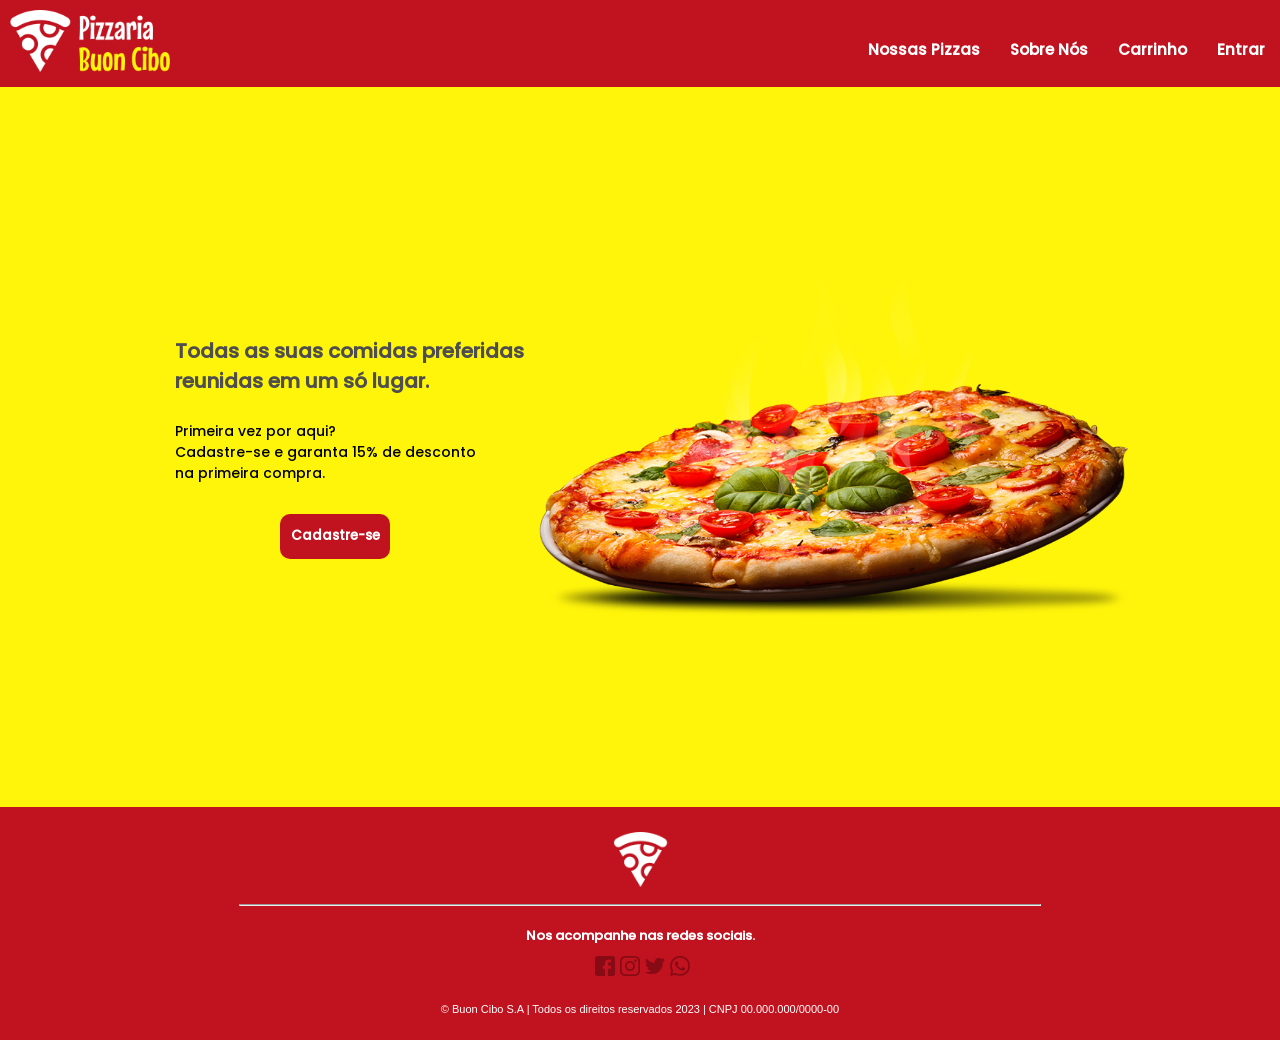
<file: index.html>
<!DOCTYPE html>
<html lang="pt-br">
  <head>
    <meta charset="UTF-8" />
    <meta name="viewport" content="width=device-width, initial-scale=1.0" />
    <title>Buon Cibo</title>
    <link rel="stylesheet" href="style.css" />
    <link rel="shortcut icon" href="./elementos/pizza (7).png" type="image/x-icon">
    <link rel="manifest" href="./manifest.json">
    <script>

if ('serviceWorker' in navigator) {
    window.addEventListener('load', () => {
      navigator.serviceWorker.register('/service-worker.js')
        .then((registration) => {
          console.log('Service Worker registrado com sucesso:', registration);
        })
        .catch((error) => {
          console.error('Falha ao registrar o Service Worker:', error);
        });
    });
  }
    </script>
  </head>
  <body>
    <header id="menu">
      <section id="sectionheader">
        <div id="homeHeader">
          <a href="index.html"> <img src="./elementos/logo.png" alt="Home" id="home" /></a>
        </div>
        <div id="headerEnd">
          <a  href="cardapio.html" class="textdecoration">
            <h2>Nossas Pizzas</h2>
          </a>
          <a href="sobre.html" class="textdecoration">
            <h2>Sobre Nós</h2>
          </a>
          <a href="carrinho.html" class="textdecoration">
            <h2>Carrinho</h2>
          </a>
          <a href="login.html" class="textdecoration" >
            <h2>Entrar</h2>
          </a>
        </div>
      </section>
    </header>
    <section class="info-header">
      <div class="container">
        <div class="text-description-main">
          <h3>Todas as suas comidas preferidas reunidas em um só lugar.</h3>
          <p>
            Primeira vez por aqui? <br />
            Cadastre-se e garanta 15% de desconto na primeira compra.
          </p>
         <a href="cadastro.html"><button class="buttonCadastro">Cadastre-se</button></a>
        </div>
        <div>
          <img src="./elementos/pizzahome.png" alt="" class="imghome" />
        </div>
      </div>
    </section>
    <footer class="footer-father">
      <div class="footer-div">
        <img src="./elementos/pizza (7).png" alt="Buon Cibo" class="img-footer" />
        <hr width="800px" />
        <p class="pfooter">Nos acompanhe nas redes sociais.</p>
        <div class="container-footer">
          <a href=""
            ><img src="./elementos/facebook (4).png" alt="Facebook" class="icon-footer"
          /></a>
          <a href=""
            ><img src="./elementos/instagram (2).png" alt="Instagram" class="icon-footer"
          /></a>
          <a href=""
            ><img src="./elementos/twitter (4).png" alt="Twitter" class="icon-footer"
          /></a>
          <a href=""
            ><img src="./elementos/whatsapp.png" alt="WhatsApp" class="icon-footer"
          /></a>
        </div>
        <p id="paragrafo-footer">
          © Buon Cibo S.A | Todos os direitos reservados 2023 | CNPJ
          00.000.000/0000-00
        </p>
      </div>
    </footer>
  </body>
</html>
</file>
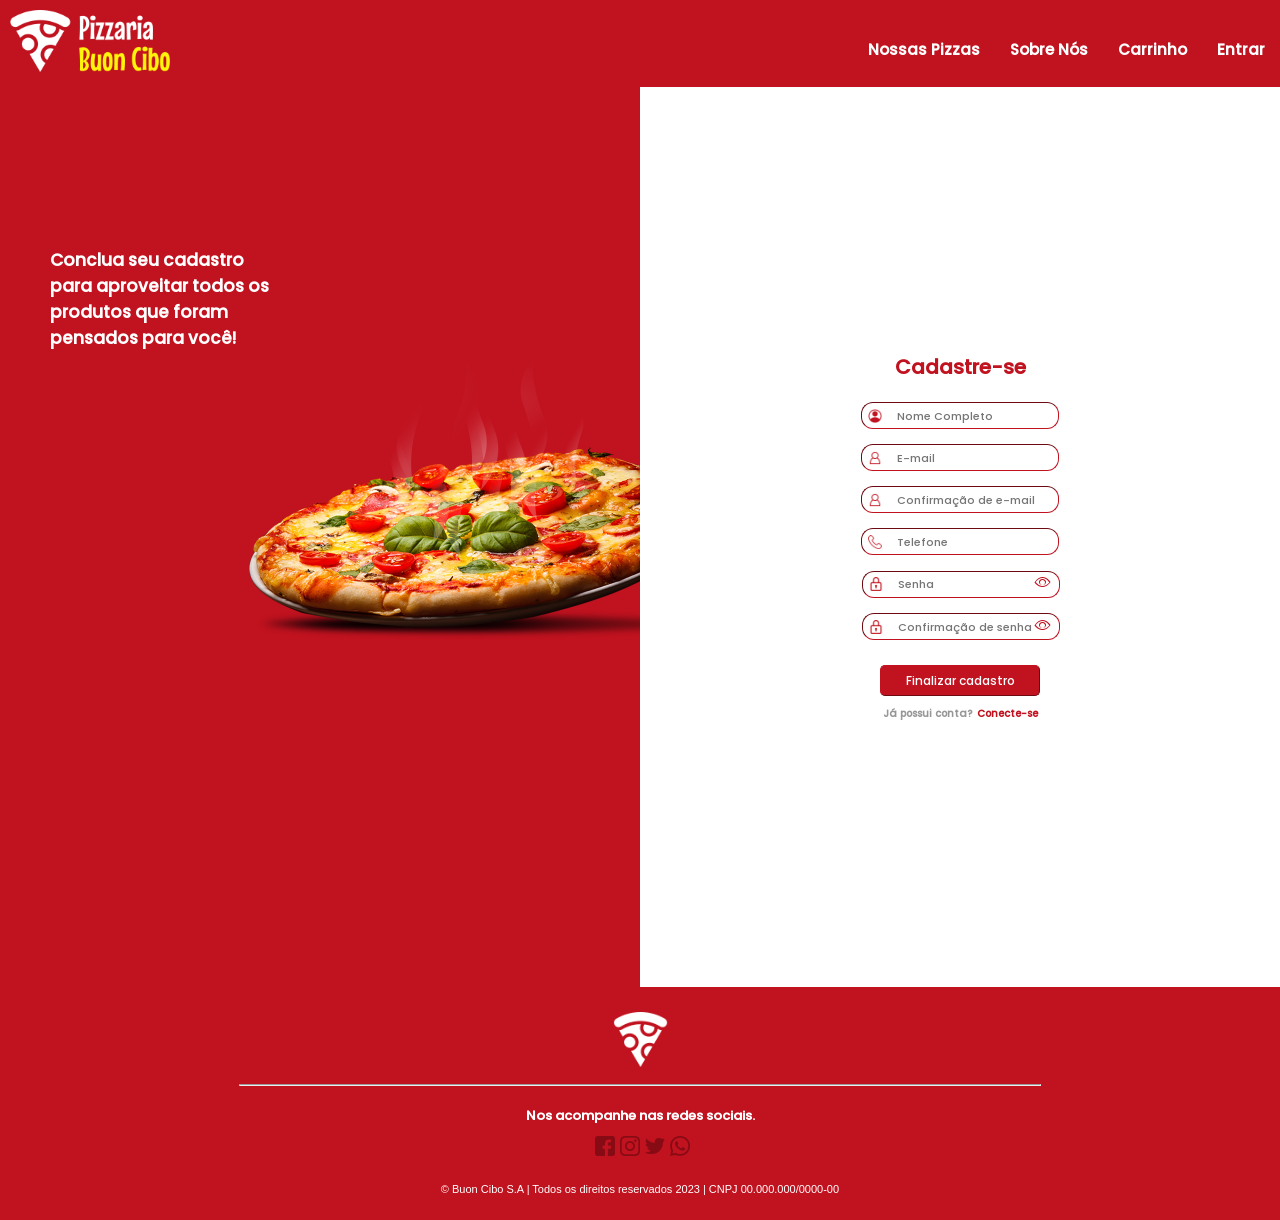
<file: cadastro.html>
<!DOCTYPE html>
<html lang="pt-br">

<head>
  <meta charset="UTF-8" />
  <meta name="viewport" content="width=device-width, initial-scale=1.0" />
  <title>Cadastro</title>
  <link rel="stylesheet" href="style.css" />
  <link rel="shortcut icon" href="./elementos/pizza (7).png" type="image/x-icon" />
  <link rel="stylesheet" href="https://cdnjs.cloudflare.com/ajax/libs/font-awesome/6.0.0-beta3/css/all.min.css" />
  <link rel="stylesheet" href="https://cdn.jsdelivr.net/npm/bootstrap-icons@1.10.5/font/bootstrap-icons.css" />
  <script type="text/javascript" src="script.js"></script>
</head>

<body>
  <header id="menu">
    <section id="sectionheader">
      <div id="homeHeader">
        <a href="index.html"> <img src="elementos/logo.png" alt="Home" id="home" /></a>
      </div>
      <div id="headerEnd">
        <a class="textdecoration" href="cardapio.html">
          <h2>Nossas Pizzas</h2>
        </a>
        <a class="textdecoration" href="sobre.html">
          <h2>Sobre Nós</h2>
        </a>
        <a href="carrinho.html" class="textdecoration">
          <h2>Carrinho</h2>
        </a>
        <a class="textdecoration" href="login.html">
          <h2>Entrar</h2>
        </a>
      </div>
    </section>
  </header>
  <section class="info-cadastro">
    <div class="container-cadastro">
      <div class="text-description-c">
        <h3>Conclua seu cadastro <br> para aproveitar todos os <br> produtos que foram <br> pensados para você!
        </h3>
      </div>
      <div>
        <img src="elementos/pizzahome.png" alt="Pizza" class="pizza-cadastro">
      </div>
    </div>
    <div class="campo">
      <div class="form-cadastro">
        <h3>Cadastre-se</h3>
        <input class="name" type="text" maxlength="30" placeholder="Nome Completo" size="20" />
        <input class="user-cad" type="email" maxlength="30" placeholder="E-mail" size="20" />
        <input class="user-cad" type="email" maxlength="30" placeholder="Confirmação de e-mail" size="20" />
        <input class="phone" type="text" maxlength="11" placeholder="Telefone" size="20" />
        <label for="password-cad" class="label-show-password">
          <input class="password-cad" id="password" type="password" maxlength="30" placeholder="Senha" size="20" />
          <i class="bi bi-eye icon show-password" id="btn-senha" onclick="mostrarsenha()"></i>
        </label>
        <label for="Password" class="label-show-password">
          <input class="password-cad" id="password2" type="password" maxlength="30" placeholder="Confirmação de senha"
            size="20" />
        <i class="bi bi-eye icon show-password" id="btn-senha2" onclick="mostrarSenha()"></i>
        </label>
        <button class="button-cad">Finalizar cadastro</button>
        <div class="conectar">
          <p class="conta">Já possui conta?</p>
          <a href="login.html">
            <p class="p-conectar">Conecte-se</p>
          </a>
        </div>
      </div>
    </div>
  </section>

  <footer class="footer-father">
    <div class="footer-div">
      <img src="elementos/pizza (7).png" alt="Buon Cibo" class="img-footer" />
      <hr width="800px" />
      <p class="pfooter">Nos acompanhe nas redes sociais.</p>
      <div class="container-footer">
        <a href=""><img src="elementos/facebook (4).png" alt="Facebook" class="icon-footer" /></a>
        <a href=""><img src="elementos/instagram (2).png" alt="Instagram" class="icon-footer" /></a>
        <a href=""><img src="elementos/twitter (4).png" alt="Twitter" class="icon-footer" /></a>
        <a href=""><img src="elementos/whatsapp.png" alt="WhatsApp" class="icon-footer" /></a>
      </div>
      <p id="paragrafo-footer">
        © Buon Cibo S.A | Todos os direitos reservados 2023 | CNPJ
        00.000.000/0000-00
      </p>
    </div>
  </footer>
</body>
</file>
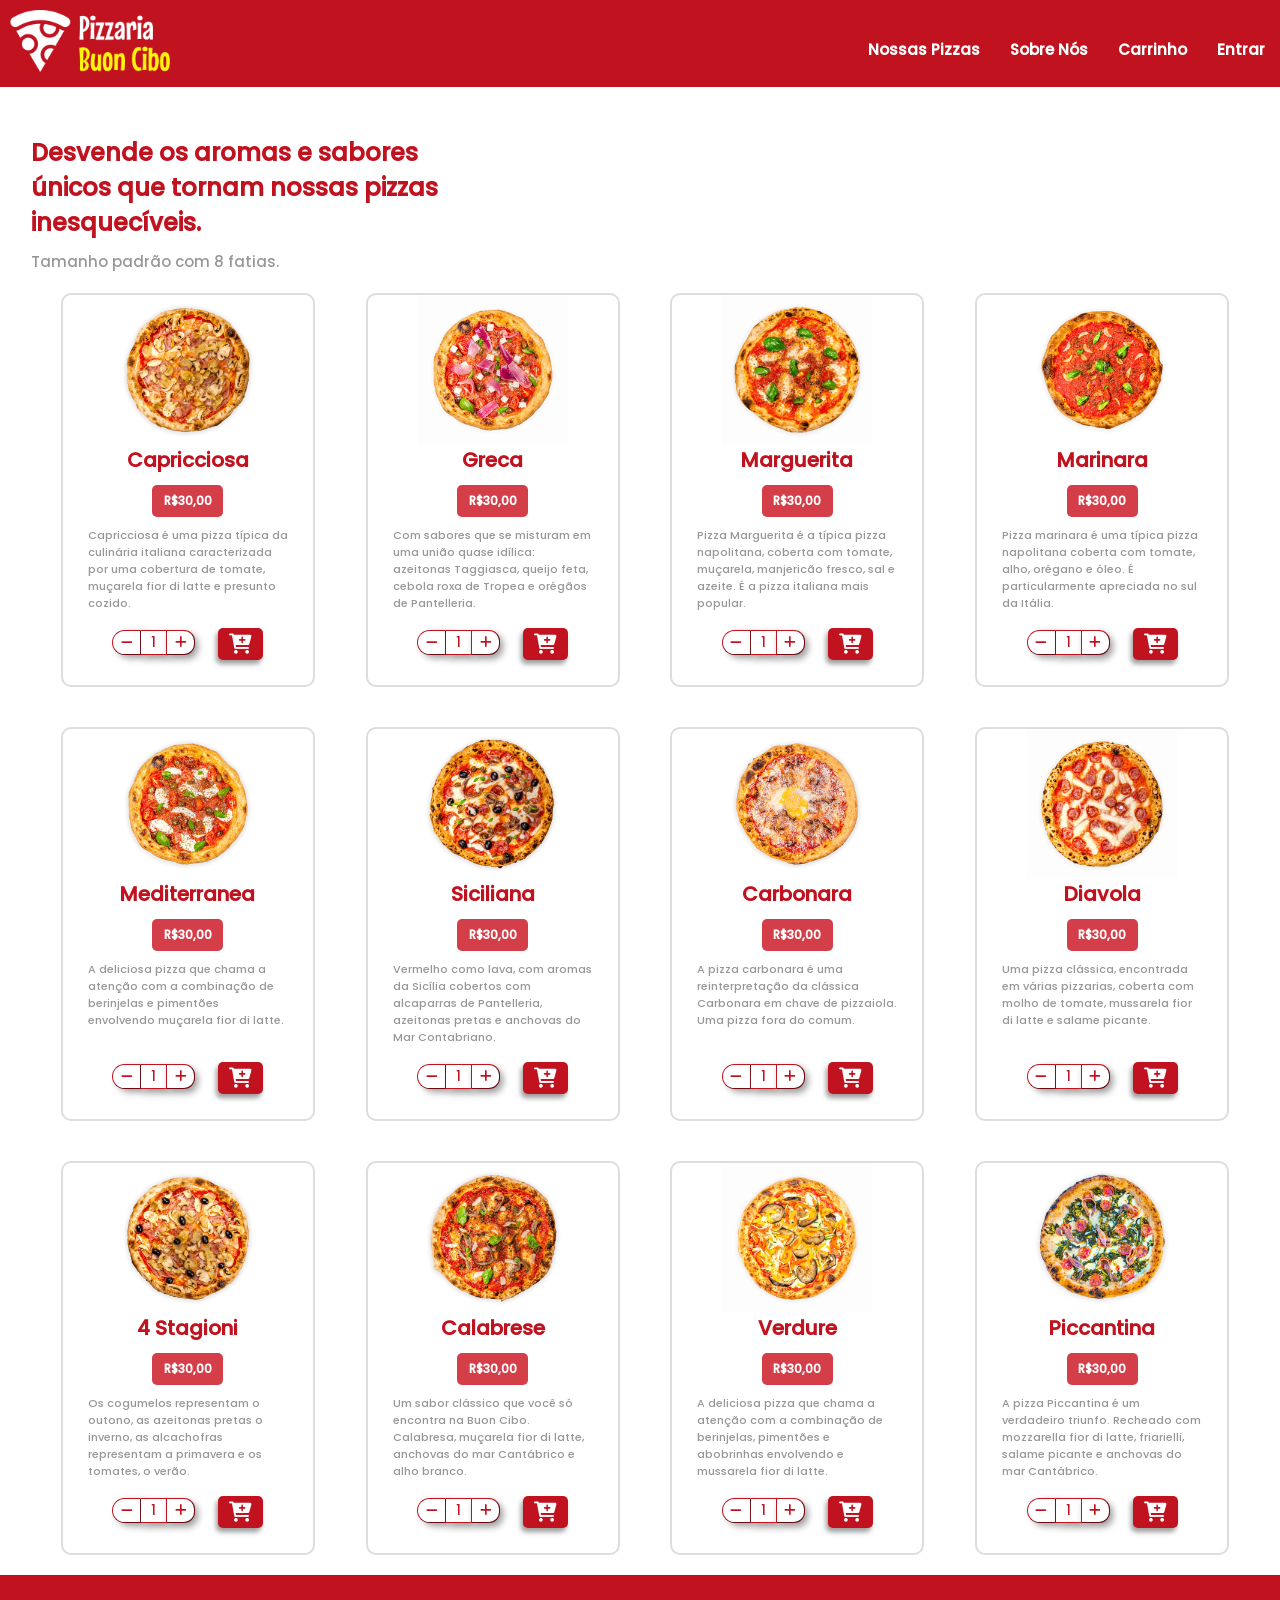
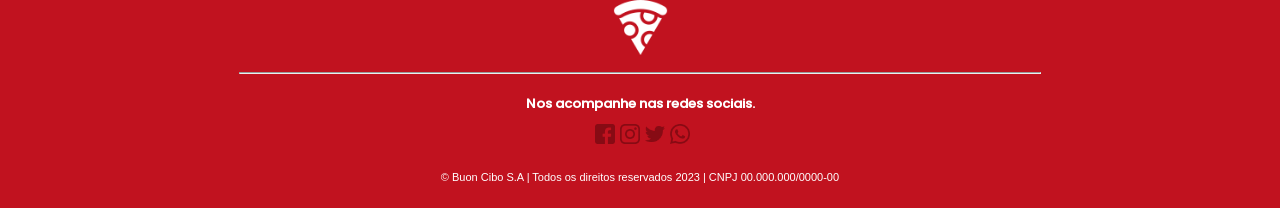
<file: cardapio.html>
<!DOCTYPE html>
<html lang="pt-br">

<head>
  <meta charset="UTF-8" />
  <meta name="viewport" content="width=device-width, initial-scale=1.0" />
  <title>Nossas pizzas</title>
  <link rel="stylesheet" href="style.css" />
  <link rel="shortcut icon" href="./elementos/pizza (7).png" type="image/x-icon" />
  <link rel="stylesheet" href="https://cdnjs.cloudflare.com/ajax/libs/font-awesome/6.0.0-beta3/css/all.min.css" />
  <link rel="stylesheet" href="https://cdn.jsdelivr.net/npm/bootstrap-icons@1.10.5/font/bootstrap-icons.css" />
</head>

<body>
  <header id="menu">
    <section id="sectionheader">
      <div id="homeHeader">
        <a href="index.html"> <img src="elementos/logo.png" alt="Home" id="home" /></a>
      </div>
      <div id="headerEnd">
        <a class="textdecoration" href="cardapio.html">
          <h2>Nossas Pizzas</h2>
        </a>
        <a class="textdecoration" href="sobre.html">
          <h2>Sobre Nós</h2>
        </a>
        <a href="carrinho.html" class="textdecoration">
          <h2>Carrinho</h2>
        </a>
        <a class="textdecoration" href="login.html">
          <h2>Entrar</h2>
        </a>
      </div>
    </section>
  </header>
  <section>
    <div class="cardapio-title">
      <h1 class="h1-cardapio">
        Desvende os aromas e sabores <br />
        únicos que tornam nossas pizzas <br />
        inesquecíveis.
      </h1>
      <h5 class="h5-cardapio">Tamanho padrão com 8 fatias.</h5>
    </div>
  </section>



  <div class="container-cardapio">
    <div class="pizza-cardapio">
      <div class="pizza-content-infos">
        <img class="container-cardapio-pizza" src="./elementos/capricciosa.webp" alt="" />
        <h3 class="title-cardapio">Capricciosa</h3>
        <div class="value">
          <p>R$30,00</p>
        </div>
        <p class="description-cardapio">
          Capricciosa é uma pizza típica da culinária italiana caracterizada
          por uma cobertura de tomate, muçarela fior di latte e presunto
          cozido.
        </p>
      </div>
      <div class="cardapio-button produto" data-id="1" data-nome="Pizza Capricciosa" data-preco="30.50" data-img="./elementos/capricciosa.webp">
        <form class="quantidade">
          <button class="sub subItem" data-id="1">
            <i class="fa-solid fa-minus"></i>
          </button>
          <input class="selector-amount" type="number" value="1" data-id="1">
          <button class="sub2 addItem" data-id="1">
            <i class="fa-solid fa-plus"></i>
          </button>
        </form>
        <button class="carrinho item">
          <i class="fa-solid fa-cart-plus"></i>
        </button>
      </div>
    </div>
    <div class="pizza-cardapio">
      <div class="pizza-content-infos">
        <img class="container-cardapio-pizza" src="elementos/pizza-greca.webp" alt="" />
        <h3 class="title-cardapio">Greca</h3>
        <div class="value">
          <p>R$30,00</p>
        </div>
        <p class="description-cardapio">
          Com sabores que se misturam em uma união quase idílica: azeitonas
          Taggiasca, queijo feta, cebola roxa de Tropea e orégãos de
          Pantelleria.
        </p>
      </div>
      <div class="cardapio-button produto" data-id="2" data-nome="Pizza Greca" data-preco="30.00" data-img="./elementos/pizza-greca.webp">
        <form class="quantidade">
          <button class="sub  subItem" data-id="2">
            <i class="fa-solid fa-minus"></i>
          </button>
          <input class="selector-amount" type="number" value="1" data-id="2">
          <button class="sub2 addItem" data-id="2">
            <i class="fa-solid fa-plus"></i></i>
          </button>
        </form>
        <button class="carrinho item">
          <i class="fa-solid fa-cart-plus"></i>
        </button>
      </div>
    </div>
    <div class="pizza-cardapio">
      <div class="pizza-content-infos">
        <img class="container-cardapio-pizza" src="elementos/pizza-margherita.webp" alt="" />
        <h3 class="title-cardapio">Marguerita</h3>
        <div class="value">
          <p>R$30,00</p>
        </div>
        <p class="description-cardapio">
          Pizza Marguerita é a típica pizza napolitana, coberta com tomate,
          muçarela, manjericão fresco, sal e azeite. É a pizza italiana
          mais popular.
        </p>
      </div>
      <div class="cardapio-button produto" data-id="3" data-nome="Pizza Marguerita" data-preco="30.00" data-img="./elementos/pizza-margherita.webp">
        <form class="quantidade">
          <button class="sub subItem" data-id="3">
            <i class="fa-solid fa-minus"></i>
          </button>
          <input class="selector-amount" type="number" value="1" data-id="3">
          <button class="sub2 addItem" data-id="3">
            <i class="fa-solid fa-plus"></i></i>
          </button>
        </form>
        <button class="carrinho item">
          <i class="fa-solid fa-cart-plus"></i>
        </button>
      </div>
    </div>
    <div class="pizza-cardapio">
      <div class="pizza-content-infos">
        <img class="container-cardapio-pizza" src="elementos/marinara.webp" alt="" />
        <h3 class="title-cardapio">Marinara</h3>
        <div class="value">
          <p>R$30,00</p>
        </div>
        <p class="description-cardapio">
          Pizza marinara é uma típica pizza napolitana coberta com tomate,
          alho, orégano e óleo. É particularmente apreciada no sul da
          Itália.
        </p>
      </div>
      <div class="cardapio-button produto" data-id="4" data-nome="Pizza Marinara" data-preco="30.00" data-img="./elementos/marinara.webp">
        <form class="quantidade">
          <button class="sub subItem" data-id="4">
            <i class="fa-solid fa-minus"></i>
          </button>
          <input class="selector-amount" type="number" value="1" data-id="4">
          <button class="sub2 addItem" data-id="4">
            <i class="fa-solid fa-plus"></i></i>
          </button>
        </form>
        <button class="carrinho item">
          <i class="fa-solid fa-cart-plus"></i>
        </button>
      </div>
    </div>
  </div>

  <div class="container-cardapio">
    <div class="pizza-cardapio">
      <div class="pizza-content-infos">
        <img class="container-cardapio-pizza" src="elementos/pizza-mediterranea.webp" alt="" />
        <h3 class="title-cardapio">Mediterranea</h3>
        <div class="value">
          <p>R$30,00</p>
        </div>
        <p class="description-cardapio">
          A deliciosa pizza que chama a atenção com a
          combinação de berinjelas e pimentões envolvendo
          muçarela fior di latte.
        </p>
      </div>
      <div class="cardapio-button produto" data-id="5" data-nome="Pizza Miditerranea" data-preco="30.00" data-img="./elementos/pizza-mediterranea.webp">
        <form class="quantidade">
          <button class="sub subItem" data-id="5">
            <i class="fa-solid fa-minus"></i>
          </button>
          <input class="selector-amount" type="number" value="1" data-id="5">
          <button class="sub2 addItem" data-id="5">
            <i class="fa-solid fa-plus"></i></i>
          </button>
        </form>
        <button class="carrinho item">
          <i class="fa-solid fa-cart-plus"></i>
        </button>
      </div>
    </div>
    <div class="pizza-cardapio">
      <div class="pizza-content-infos">
        <img class="container-cardapio-pizza" src="elementos/pizza-siciliana.webp" alt="" />
        <h3 class="title-cardapio">Siciliana</h3>
        <div class="value">
          <p>R$30,00</p>
        </div>
        <p class="description-cardapio">
          Vermelho como lava, com aromas da Sicília cobertos
          com alcaparras de Pantelleria, azeitonas pretas e
          anchovas do Mar Contabriano.
        </p>
      </div>
      <div class="cardapio-button produto" data-id="6" data-nome="Pizza Siciliana" data-preco="30.00" data-img="./elementos/pizza-siciliana.webp">
        <form class="quantidade">
          <button class="sub subItem" data-id="6">
            <i class="fa-solid fa-minus"></i>
          </button>
          <input class="selector-amount" type="number" value="1" data-id="6">
          <button class="sub2 addItem" data-id="6">
            <i class="fa-solid fa-plus"></i></i>
          </button>
        </form>
        <button class="carrinho item">
          <i class="fa-solid fa-cart-plus"></i>
        </button>
      </div>
    </div>
    <div class="pizza-cardapio">
      <div class="pizza-content-infos">
        <img class="container-cardapio-pizza" src="elementos/pizza-carbonara.webp" alt="" />
        <h3 class="title-cardapio">Carbonara</h3>
        <div class="value">
          <p>R$30,00</p>
        </div>
        <p class="description-cardapio">
          A pizza carbonara é uma reinterpretação da clássica
          Carbonara em chave de pizzaiola.
          Uma pizza fora do comum.
        </p>
      </div>
      <div class="cardapio-button produto" data-id="7" data-nome="Pizza Carbonara" data-preco="30.00" data-img="./elementos/pizza-carbonara.webp">
        <form class="quantidade">
          <button class="sub subItem" data-id="7">
            <i class="fa-solid fa-minus"></i>
          </button>
          <input class="selector-amount" type="number" value="1" data-id="7">
          <button class="sub2 addItem" data-id="7">
            <i class="fa-solid fa-plus"></i></i>
          </button>
        </form>
        <button class="carrinho item">
          <i class="fa-solid fa-cart-plus"></i>
        </button>
      </div>
    </div>
    <div class="pizza-cardapio">
      <div class="pizza-content-infos">
        <img class="container-cardapio-pizza" src="elementos/pizza-diavola.webp" alt="" />
        <h3 class="title-cardapio">Diavola</h3>
        <div class="value">
          <p>R$30,00</p>
        </div>
        <p class="description-cardapio">
          Uma pizza clássica, encontrada em várias
          pizzarias, coberta com molho de tomate,
          mussarela fior di latte e salame picante.
        </p>
      </div>
      <div class="cardapio-button produto" data-id="8" data-nome="Pizza Diavola" data-preco="30.00" data-img="./elementos/pizza-diavola.webp">
        <form class="quantidade">
          <button class="sub subItem" data-id="8">
            <i class="fa-solid fa-minus"></i>
          </button>
          <input class="selector-amount" type="number" value="1" data-id="8">
          <button class="sub2 addItem" data-id="8">
            <i class="fa-solid fa-plus"></i></i>
          </button>
        </form>
        <button class="carrinho item">
          <i class="fa-solid fa-cart-plus"></i>
        </button>
      </div>
    </div>
  </div>

  <div class="container-cardapio">
    <div class="pizza-cardapio">
      <div class="pizza-content-infos">
        <img class="container-cardapio-pizza" src="elementos/pizza-quattro_stagioni.webp" alt="" />
        <h3 class="title-cardapio">4 Stagioni</h3>
        <div class="value">
          <p>R$30,00</p>
        </div>
        <p class="description-cardapio">
          Os cogumelos representam o outono, as azeitonas
          pretas o inverno, as alcachofras representam
          a primavera e os tomates, o verão.
        </p>
      </div>
      <div class="cardapio-button  produto" data-id="9" data-nome="Pizza 4 Stagioni" data-preco="30.00" data-img="./elementos/pizza-quattro_stagioni.webp">
        <form class="quantidade">
          <button class="sub subItem" data-id="9">
            <i class="fa-solid fa-minus"></i>
          </button>
          <input class="selector-amount" type="number" value="1" data-id="9"> 
          <button class="sub2 addItem" data-id="9">
            <i class="fa-solid fa-plus"></i></i>
          </button>
        </form>
        <button class="carrinho item">
          <i class="fa-solid fa-cart-plus"></i>
        </button>
      </div>
    </div>
    <div class="pizza-cardapio">
      <div class="pizza-content-infos">
        <img class="container-cardapio-pizza" src="elementos/pizza-calabrese.webp" alt="" />
        <h3 class="title-cardapio">Calabrese</h3>
        <div class="value">
          <p>R$30,00</p>
        </div>
        <p class="description-cardapio">
          Um sabor clássico que você só encontra na Buon Cibo.
          Calabresa, muçarela fior di latte, anchovas do mar Cantábrico e
          alho branco.
        </p>
      </div>
      <div class="cardapio-button produto" data-id="10" data-nome="Pizza Calabrese" data-preco="30.00" data-img="./elementos/pizza-calabrese.webp">
        <form class="quantidade">
          <button class="sub subItem" data-id="10">
            <i class="fa-solid fa-minus"></i>
          </button>
          <input class="selector-amount" type="number" value="1" data-id="10">
          <button class="sub2 addItem" data-id="10">
            <i class="fa-solid fa-plus"></i></i>
          </button>
        </form>
        <button class="carrinho item">
          <i class="fa-solid fa-cart-plus"></i>
        </button>
      </div>
    </div>
    <div class="pizza-cardapio">
      <div class="pizza-content-infos">
        <img class="container-cardapio-pizza" src="elementos/pizza-verdure.webp" alt="" />
        <h3 class="title-cardapio">Verdure</h3>
        <div class="value">
          <p>R$30,00</p>
        </div>
        <p class="description-cardapio">
          A deliciosa pizza que chama a atenção com a
          combinação de berinjelas, pimentões e abobrinhas
          envolvendo e mussarela fior di latte.
        </p>
      </div>
      <div class="cardapio-button produto" data-id="11" data-nome="Pizza Verdure" data-preco="30.00" data-img="./elementos/pizza-verdure.webp">
        <form class="quantidade">
          <button class="sub subItem"  data-id="11">
            <i class="fa-solid fa-minus"></i>
          </button>
          <input class="selector-amount" type="number" value="1" data-id="11">
          <button class="sub2 addItem"  data-id="11">
            <i class="fa-solid fa-plus"></i></i>
          </button>
        </form>
        <button class="carrinho item">
          <i class="fa-solid fa-cart-plus"></i>
        </button>
      </div>
    </div>
    <div class="pizza-cardapio">
      <div class="pizza-content-infos">
        <img class="container-cardapio-pizza" src="elementos/pizza-piccantina.webp" alt="" />
        <h3 class="title-cardapio">Piccantina</h3>
        <div class="value">
          <p>R$30,00</p>
        </div>
        <p class="description-cardapio">
          A pizza Piccantina é um verdadeiro triunfo.
          Recheado com mozzarella fior di latte,
          friarielli, salame picante e anchovas do mar Cantábrico.
        </p>
      </div>
      <div class="cardapio-button produto" data-id="12" data-nome="Pizza Piccantina" data-preco="30.00" data-img="./elementos/pizza-piccantina.webp">
        <form class="quantidade">
          <button class="sub subItem" data-id="12">
            <i class="fa-solid fa-minus"></i>
          </button>
          <input class="selector-amount" type="number" value="1" data-id="12"/>
          <button class="sub2 addItem" data-id="12">
            <i class="fa-solid fa-plus"></i></i>
          </button>
        </form>
        <button class="carrinho item">
          <i class="fa-solid fa-cart-plus"></i>
        </button>
      </div>
    </div>
  </div>

  <footer class="footer-father">
    <div class="footer-div">
      <img src="elementos/pizza (7).png" alt="Buon Cibo" class="img-footer" />
      <hr width="800px" />
      <p class="pfooter">Nos acompanhe nas redes sociais.</p>
      <div class="container-footer">
        <a href=""><img src="elementos/facebook (4).png" alt="Facebook" class="icon-footer" /></a>
        <a href=""><img src="elementos/instagram (2).png" alt="Instagram" class="icon-footer" /></a>
        <a href=""><img src="elementos/twitter (4).png" alt="Twitter" class="icon-footer" /></a>
        <a href=""><img src="elementos/whatsapp.png" alt="WhatsApp" class="icon-footer" /></a>
      </div>
      <p id="paragrafo-footer">
        © Buon Cibo S.A | Todos os direitos reservados 2023 | CNPJ
        00.000.000/0000-00
      </p>
    </div>
  </footer>
  <script src="./jquery.js"></script>
  <script>
    $(document).ready(function () {
      $(".subItem").click(function (event) {
        event.preventDefault();
        const subItem = $(this).closest(".subItem");
        const id = subItem.data("id");
        const currentValue = $(".selector-amount[data-id='" + id + "']").val();
        const currentValueToNumber = parseInt(currentValue)
        if(currentValueToNumber > 1 )
        $(".selector-amount[data-id='" + id + "']").val(currentValueToNumber - 1);
      });

      $(".addItem").click(function (event) {
        event.preventDefault();
        const addItem = $(this).closest(".addItem");
        const id = addItem.data("id");
        const currentValue = $(".selector-amount[data-id='" + id + "']").val();
        const currentValueToNumber = parseInt(currentValue)
        $(".selector-amount[data-id='" + id + "']").val(currentValueToNumber + 1);
      });

      $(".item").click(function () {
        const produto = $(this).closest(".produto");
        const id = produto.data("id");
        const nome = produto.data("nome");
        const preco = parseFloat(produto.data("preco"));
        const img = produto.data("img");
        let quantidade = $(".selector-amount[data-id='" + id + "']").val();
        quantidade = parseInt(quantidade);

        const item = {
          id: id,
          nome: nome,
          preco: preco,
          quantidade: quantidade,
          img: img
        };

        let carrinho = JSON.parse(localStorage.getItem("carrinho")) || [];
        const index = carrinho.findIndex((element) => element.id === id);

        if (index !== -1) {
          // Se o item já existe no carrinho, incrementa a quantidade
          carrinho[index].quantidade += quantidade;
        } else {
          // Caso contrário, adiciona o item ao carrinho
          carrinho.push(item);
        }

        localStorage.setItem("carrinho", JSON.stringify(carrinho));

       location.href = "./carrinho.html";
      });
    });
  </script>
</body>

</html>
</file>
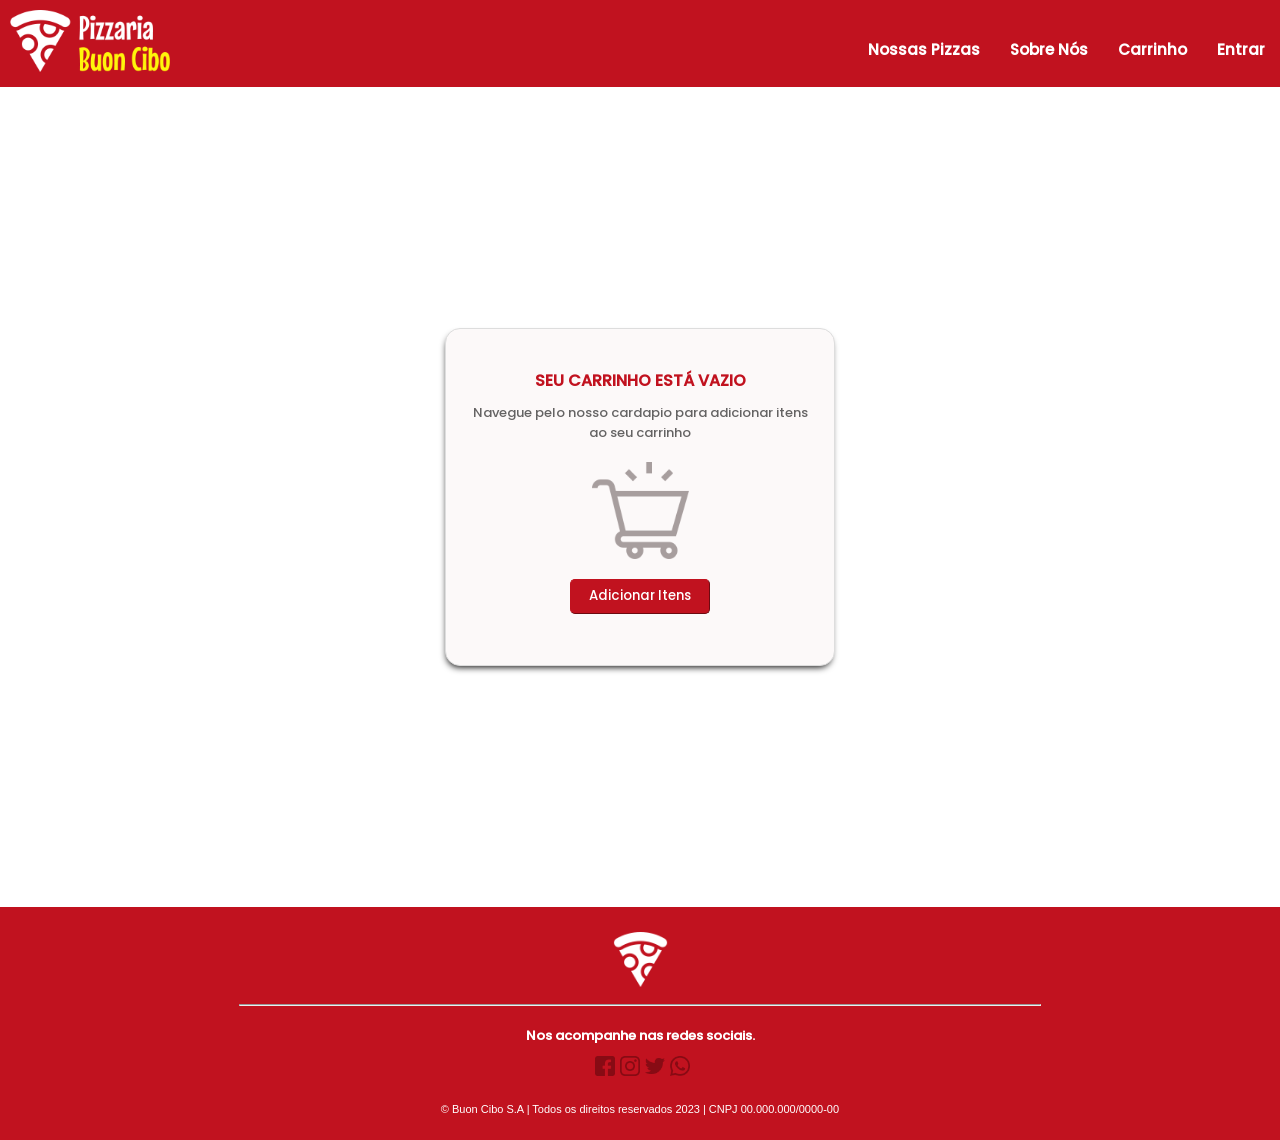
<file: carrinho.html>
<!DOCTYPE html>
<html lang="ptbr">

<head>
  <meta charset="UTF-8">
  <meta name="viewport" content="width=device-width, initial-scale=1.0">
  <link rel="stylesheet" href="carrinho.css">
  <title>Carrinho</title>
  <link rel="shortcut icon" href="assets/pizza (6).png" type="image/x-icon">
  <link rel="stylesheet" href="https://cdnjs.cloudflare.com/ajax/libs/font-awesome/6.0.0-beta3/css/all.min.css" />
</head>

<body>
  <header id="menu">
    <section id="sectionheader">
      <div id="homeHeader">
        <a href="index.html"> <img src="elementos/logo.png" alt="Home" id="home" /></a>
      </div>
      <div id="headerEnd">
        <a class="textdecoration" href="cardapio.html">
          <h2>Nossas Pizzas</h2>
        </a>
        <a class="textdecoration" href="sobre.html">
          <h2>Sobre Nós</h2>
        </a>
        <a href="carrinho.html" class="textdecoration">
          <h2>Carrinho</h2>
        </a>
        <a class="textdecoration" href="login.html">
          <h2>Entrar</h2>
        </a>
      </div>
    </section>
  </header>
  <section class="container" id="emptyCart">
    <div class="form-container">
      <div class="content-info">
        <p class="carrinho-vazio"> SEU CARRINHO ESTÁ VAZIO</p>
        <p class="conta-opacity">Navegue pelo nosso cardapio para adicionar itens <br> ao seu carrinho</p>
        <img class="carrinho" src="assets/carrinho-vazio (1).png">
        <div class="container-button">
          <a href="cardapio.html"><button type="submit" class="botao">Adicionar Itens</button></a>
        </div>
      </div>
    </div>
  </section>
  <section class="body-carrinho">
    <div class="pedidos">
      <div class="position">
        <div class="descrition">
          <h3>Itens do pedido</h3>
        </div>
        <div class="button-compra">
         <a href="cardapio.html"> <button>Continuar Comprando</button></a>
        </div>
      </div>
      <div id="itensPedido"></div>
    </div>
    <div class="total">
      <div class="position">
        <div class="descrition">
          <h3>Resumo do Pedido</h3>
        </div>
        
      </div>
      <div class="resumo-pedido">
        <div class="cont-preco">
          <p>Total:</p>
          <p id="cont-preco-id">R$30,00</p>
        </div>
          <div class="finalizar">
            <button>Finalizar pedido  <i class="fa-solid fa-cart-shopping"></i> </button>
           
          </div>
        </div>

    </div>
  </section>
  <footer class="footer-father">
    <div class="footer-div">
      <img src="assets/pizza (7).png" alt="Buon Cibo" class="img-footer">
      <hr width="800px">
      <p class="pfooter">Nos acompanhe nas redes sociais.</p>
      <div class="container-footer">
        <a href=""><img src="assets/facebook (4).png" alt="Facebook" class="icon-footer"></a>
        <a href=""><img src="assets/instagram (2).png" alt="Instagram" class="icon-footer"></a>
        <a href=""><img src="assets/twitter (4).png" alt="Twitter" class="icon-footer"></a>
        <a href=""><img src="assets/whatsapp.png" alt="WhatsApp" class="icon-footer"></a>
      </div>
      <p id="paragrafo-footer">© Buon Cibo S.A | Todos os direitos reservados 2023 | CNPJ 00.000.000/0000-00</p>
    </div>
  </footer>
  <script src="./jquery.js"></script>
  <script>
    $(document).ready(function () {
      var carrinhoLocal = JSON.parse(localStorage.getItem("carrinho")) || [];
      console.log(carrinhoLocal)
      $('body').on('click', '.subItem', function (event) {
        event.preventDefault();
        const subItem = $(this).closest(".subItem");
        const id = subItem.data("id");
        const currentValue = $(".selector-amount[data-id='" + id + "']").val();
        const currentValueToNumber = parseInt(currentValue)
        if (currentValueToNumber > 1)
          $(".selector-amount[data-id='" + id + "']").val(currentValueToNumber - 1);
          const index = carrinhoLocal.findIndex((element) => element.id === id);
        if (index !== -1) {
          carrinhoLocal[index].quantidade -= 1;
        }
        localStorage.setItem("carrinho", JSON.stringify(carrinhoLocal));
        let newTotal = carrinhoLocal[index].quantidade * carrinhoLocal[index].preco;
        $(".subtotal[data-id='" + id + "']").html(newTotal.toFixed(2));
        if(carrinhoLocal[index].quantidade < 1){
          carrinhoLocal.splice(index, 1);
          //$(".pizza-container[data-id='" + id + "']").hide();
          localStorage.setItem("carrinho", JSON.stringify(carrinhoLocal));
        }
        atualizarCarrinho();
      });

      $('body').on('click', '.addItem', function (event) {
        event.preventDefault();
        const addItem = $(this).closest(".addItem");
        const id = addItem.data("id");
        const currentValue = $(".selector-amount[data-id='" + id + "']").val();
        const currentValueToNumber = parseInt(currentValue)
        $(".selector-amount[data-id='" + id + "']").val(currentValueToNumber + 1);
        const index = carrinhoLocal.findIndex((element) => element.id === id);
        if (index !== -1) {
          carrinhoLocal[index].quantidade += 1;
        }
        localStorage.setItem("carrinho", JSON.stringify(carrinhoLocal));
        let newTotal = carrinhoLocal[index].quantidade * carrinhoLocal[index].preco;
        $(".subtotal[data-id='" + id + "']").html(newTotal.toFixed(2));
        atualizarCarrinho();
      });

      $('body').on('click', '.removeItem', function (event) {
        event.preventDefault();
        const subItem = $(this).closest(".removeItem");
        const id = subItem.data("id");
        const index = carrinhoLocal.findIndex((element) => element.id === id);
        if (index !== -1) {
          carrinhoLocal.splice(index, 1);
          localStorage.setItem("carrinho", JSON.stringify(carrinhoLocal));
          atualizarCarrinho()
        }
      });

      function atualizarCarrinho() {
        let carrinho = JSON.parse(localStorage.getItem("carrinho")) || [];
        if (carrinho.length > 0) $("#emptyCart").hide();
        else  $("#emptyCart").show();
        if(carrinho.length === 0) $(".body-carrinho").hide();
        else $(".body-carrinho").show()
        const carrinhoDiv = $("#itensPedido");
        carrinhoDiv.empty();
        let total = 0;
        //<li>${item.nome} - R$ ${item.preco} x ${item.quantidade} = R$ ${subtotal.toFixed(2)}</li>
        carrinho.forEach(item => {
          const subtotal = item.preco * item.quantidade;
          total += subtotal;
          carrinhoDiv.append(`<div class="pizza-container" data-id="${item.id}"> 
          <div class="pizza-buy">
            <img src="${item.img}" alt="pizza">
            <p>${item.nome}</p>
          </div>
          <div class="pizza-descrition">
            <button style="border: 0; background-color: transparent" class="removeItem" data-id="${item.id}"><i class="fa-regular fa-trash-can"></i></button>
            <form class="quantidade">
              <button class="sub  subItem" data-id="${item.id}">
                <i class="fa-solid fa-minus"></i>
              </button>
              <input class="selector-amount" type="number" value="${item.quantidade}" data-id="${item.id}">
              <button class="sub2 addItem" data-id="${item.id}">
                <i class="fa-solid fa-plus"></i></i>
              </button>
            </form>
            <p> R$${item.preco.toFixed(2)}<br>
              <small>Subtotal: R$<span class="subtotal" data-id="${item.id}">${subtotal.toFixed(2)}</span></small>
              </p>
          </div>
        </div>`);
        });

        $("#cont-preco-id").html(`R$${total.toFixed(2)}`)
      }
      // Carregar carrinho ao carregar a página
      atualizarCarrinho();
    });
  </script>
</body>

</html>
</file>
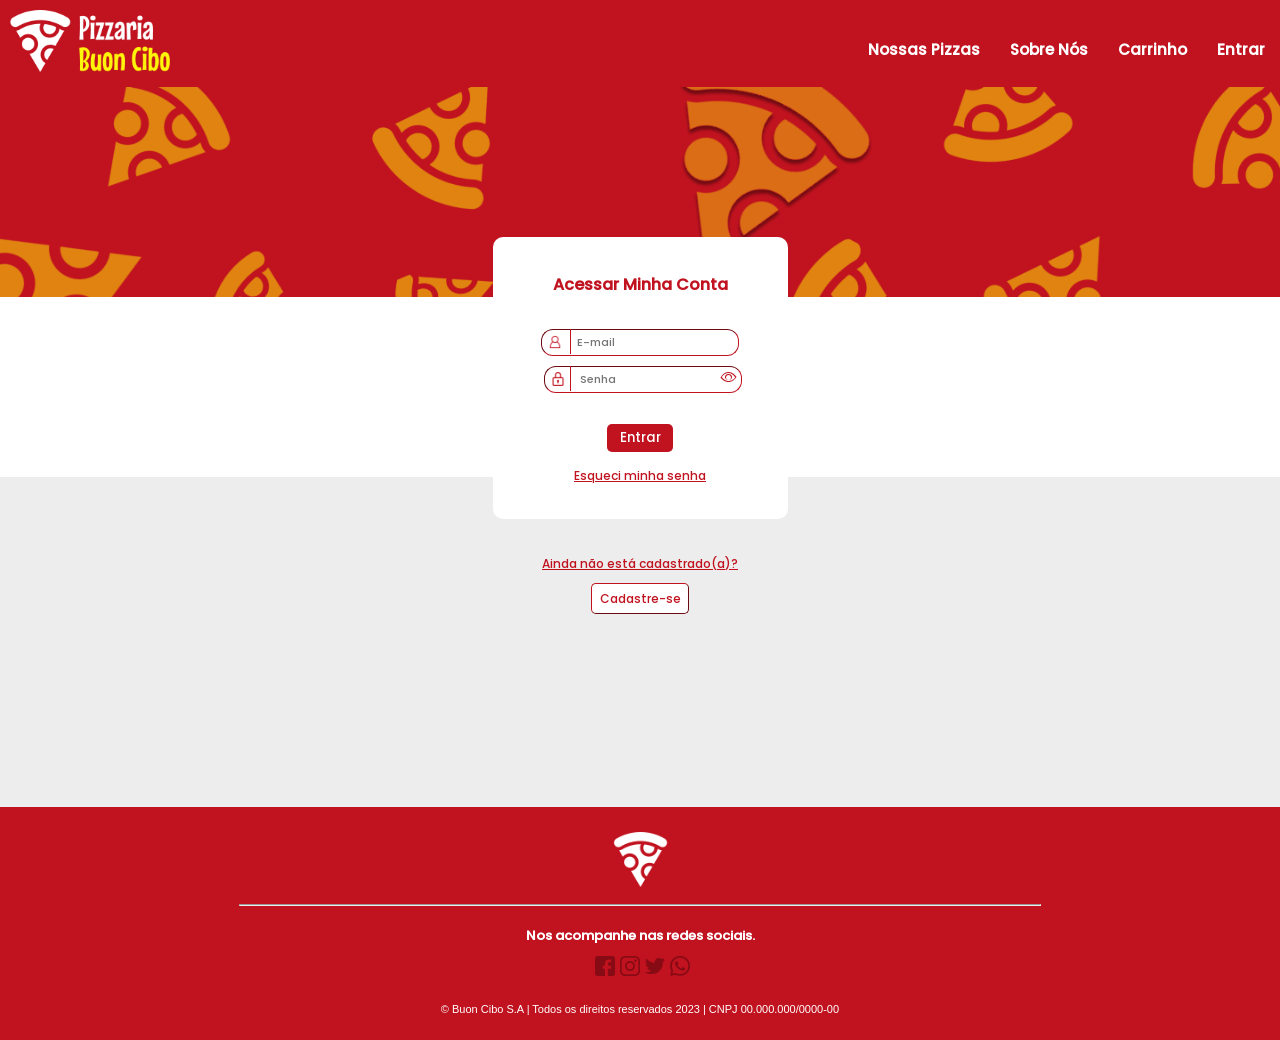
<file: login.html>
<!DOCTYPE html>
<html lang="pt-br">
  <head>
    <meta charset="UTF-8" />
    <meta name="viewport" content="width=device-width, initial-scale=1.0" />
    <title>Login</title>
    <link rel="shortcut icon" href="./elementos/pizza (7).png" type="image/x-icon" />
    <link rel="stylesheet" href="style.css" />
    <link
      rel="stylesheet"
      href="https://cdnjs.cloudflare.com/ajax/libs/font-awesome/6.0.0-beta3/css/all.min.css"
    />
    <link
      rel="stylesheet"
      href="https://cdn.jsdelivr.net/npm/bootstrap-icons@1.10.5/font/bootstrap-icons.css"
    />
    <script type="text/javascript" src="script.js"></script>
  </head>

  <body>
    <header id="menu">
      <section id="sectionheader">
        <div id="homeHeader">
          <a href="index.html"> <img src="elementos/logo.png" alt="Home" id="home" /></a>
        </div>
        <div id="headerEnd">
          <a  href="cardapio.html" class="textdecoration">
            <h2>Nossas Pizzas</h2>
          </a>
          <a href="sobre.html" class="textdecoration">
            <h2>Sobre Nós</h2>
          </a>
          <a href="carrinho.html" class="textdecoration">
            <h2>Carrinho</h2>
          </a>
          <a href="login.html" class="textdecoration" >
            <h2>Entrar</h2>
          </a>
        </div>
      </section>
    </header>
    <section class="container-login">
      <div class="login-header"></div>
      <div class="white-login">
        <div class="login">
          <div class="conteudo">
            <h1 class="form-h1">Acessar Minha Conta</h1>
            <div class="form">
              <form method="post" action="">
                <div class="line-13"></div>
                <label for="User">
                  <input class="user" type="email" placeholder="E-mail"
                /></label>
                <div class="line-14"></div>
                <label for="Password" class="label-show-password">
                  <input
                    class="password "
                    id="password"
                    type="password"
                    placeholder="Senha"
                />
                <i
                  class="bi bi-eye icon show-password"
                  id="btn-senha"
                  onclick="mostrarsenha()"
                ></i>
              </form>
              </label>
            </div>
            <div class="button-login">
              <button class="entrar">Entrar</button>
              <a href="" class="recover-password">Esqueci minha senha</a>
            </div>
          </div>
        </div>
      </div>
      <div class="grey-login">
        <p class="grey-p">Ainda não está cadastrado(a)?</p>
        <div class="grey-aux">
         <a href="cadastro.html"><button class="grey-button">Cadastre-se</button></a>
        </div>
      </div>
    </section>
    <footer class="footer-father">
      <div class="footer-div">
        <img src="elementos/pizza (7).png" alt="Buon Cibo" class="img-footer" />
        <hr width="800px" />
        <p class="pfooter">Nos acompanhe nas redes sociais.</p>
        <div class="container-footer">
          <a href=""
            ><img src="elementos/facebook (4).png" alt="Facebook" class="icon-footer"
          /></a>
          <a href=""
            ><img src="elementos/instagram (2).png" alt="Instagram" class="icon-footer"
          /></a>
          <a href=""
            ><img src="elementos/twitter (4).png" alt="Twitter" class="icon-footer"
          /></a>
          <a href=""
            ><img src="elementos/whatsapp.png" alt="WhatsApp" class="icon-footer"
          /></a>
        </div>
        <p id="paragrafo-footer">
          © Buon Cibo S.A | Todos os direitos reservados 2023 | CNPJ
          00.000.000/0000-00
        </p>
      </div>
    </footer>
  </body>
</html>
</file>
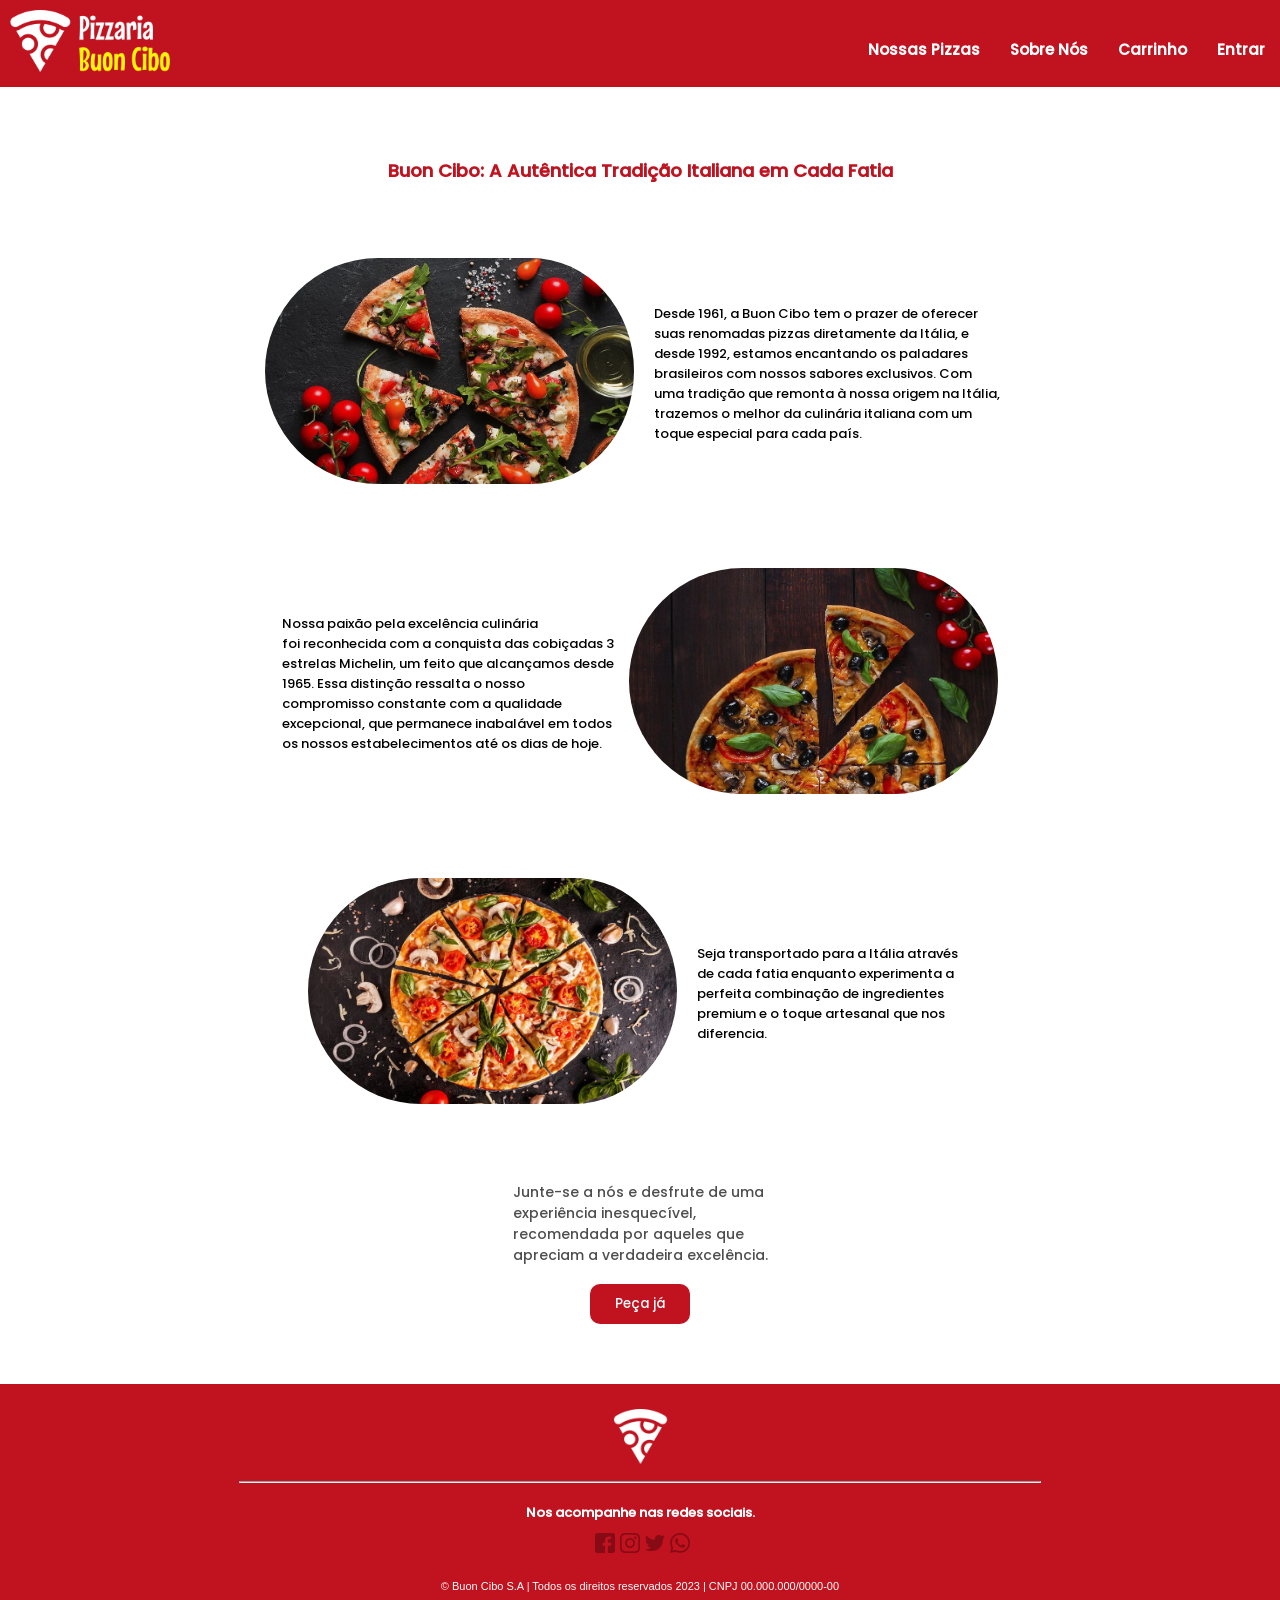
<file: sobre.html>
<!DOCTYPE html>
<html lang="pt-br">

<head>
    <meta charset="UTF-8">
    <meta name="viewport" content="width=device-width, initial-scale=1.0">
    <title>Buon Cibo - Sobre Nós</title>
    <link rel="shortcut icon" href="./elementos/pizza (7).png" type="image/x-icon">
    <link rel="stylesheet" href="style.css">
</head>

<body>
    <header id="menu">
        <section id="sectionheader">
          <div id="homeHeader">
            <a href="index.html"> <img src="elementos/logo.png" alt="Home" id="home" /></a>
          </div>
          <div id="headerEnd">
            <a  href="cardapio.html" class="textdecoration">
              <h2>Nossas Pizzas</h2>
            </a>
            <a href="sobre.html" class="textdecoration">
              <h2>Sobre Nós</h2>
            </a>
            <a href="carrinho.html" class="textdecoration">
              <h2>Carrinho</h2>
            </a>
            <a href="login.html" class="textdecoration" >
              <h2>Entrar</h2>
            </a>
          </div>
        </section>
      </header>
    <section class="info-header-sobre">
        <h1 class="h1-sobre">Buon Cibo: A Autêntica Tradição Italiana em Cada Fatia</h1>
        <div class="container-sobre-nos">
            <div>

                    <img src="elementos/sobre-nos-pizza1.jpg" alt="pizza-sobre-nós" class="img-sobre">
            </div>
            <div>
                <p class="info-sobre-p">Desde 1961, a Buon Cibo tem o prazer de oferecer <br> suas renomadas pizzas diretamente da Itália, e
                    <br> desde 1992, estamos encantando os paladares <br> brasileiros com nossos sabores exclusivos. Com
                    <br> uma tradição que remonta à nossa origem na Itália, <br> trazemos o melhor da culinária italiana
                    com um <br>toque especial para cada país.</p>
            </div>
        </div>
    </section>
    <section class="info-header-sobre">
        <div class="container-sobre-nos">
            <div>
                <p class="info-sobre-p">Nossa paixão pela excelência culinária <br>foi reconhecida com a conquista das cobiçadas 3 <br>estrelas Michelin, um feito que alcançamos desde <br> 1965. Essa distinção ressalta o nosso <br> compromisso constante com a qualidade <br>excepcional, que permanece inabalável em todos <br>os nossos estabelecimentos até os dias de hoje.</p>
            </div>
            <div>
                <img src="elementos/sobre-nos-pizza3.jpg" alt="pizza-sobre-nós" class="img-sobre">
            </div>
        </div>
    </section>
    <section class="info-header-sobre">
        <div class="container-sobre-nos">
            <div>
                <img src="./elementos/sobre-nos-pizza2.jpg" alt="pizza-sobre-nós" class="img-sobre">
            </div>
            <div>
                <p class="info-sobre-p">Seja transportado para a Itália através <br>de cada fatia enquanto experimenta a <br>perfeita combinação de ingredientes <br>premium e o toque artesanal que nos <br> diferencia.</p>
            </div>
        </div>
    </section>
    <section class="info-header-sobre">
        <div class="position">
            <p class="position-p">
                Junte-se a nós e desfrute de uma <br>experiência inesquecível,<br> recomendada por aqueles que <br> apreciam a verdadeira excelência.
            </p>
        </div>
        <div class="position-button">
            <a href="cardapio.html"><button class="button-pedido">Peça já</button></a>
        </div>
    </section>
    <footer class="footer-father">
        <div class="footer-div">
          <img src="elementos/pizza (7).png" alt="Buon Cibo" class="img-footer" />
          <hr width="800px" />
          <p class="pfooter">Nos acompanhe nas redes sociais.</p>
          <div class="container-footer">
            <a href=""
              ><img src="elementos/facebook (4).png" alt="Facebook" class="icon-footer"
            /></a>
            <a href=""
              ><img src="elementos/instagram (2).png" alt="Instagram" class="icon-footer"
            /></a>
            <a href=""
              ><img src="elementos/twitter (4).png" alt="Twitter" class="icon-footer"
            /></a>
            <a href=""
              ><img src="elementos/whatsapp.png" alt="WhatsApp" class="icon-footer"
            /></a>
          </div>
          <p id="paragrafo-footer">
            © Buon Cibo S.A | Todos os direitos reservados 2023 | CNPJ
            00.000.000/0000-00
          </p>
        </div>
      </footer>
</body>
</html>
</file>
<file: style.css>
* {
  font-family: Poppins;
  padding: 0;
  margin: 0;
}

@font-face {
  font-family: Poppins;
  src: url(elementos/Poppins-Medium.ttf);
}

body {
  font-family: Poppins;
}

#menu {
  background-color: #c1121f;
  height: 87px;
  align-items: center;
}

#login {
  width: 34px;
}

#home {
  width: 160px;
  padding-left: 10px;
  padding-top: 10px;
}

#homeHeader {
  display: flex;
  flex-wrap: nowrap;
  flex-direction: row;
}

#headerEnd {
  display: flex;
  flex-wrap: nowrap;
  justify-content: flex-end;
  padding-top: 20px;
}

#sectionheader {
  display: flex;
  flex-direction: row;
  justify-content: space-between;
  align-items: center;
}

#buon {
  color: #fff50b;
  line-height: 0;
}

h2 {
  color: #ffffff;
  font-size: 15px;
  display: flex;
  font-size: 15px;
  font-family: Poppins;
  padding: 15px;
  cursor: pointer;
}

#pizzaria {
  padding-left: 10px;
  line-height: 0;
  padding-top: 5px;
}

header {
  color: #ffffff;
}

header h1 {
  font-size: 30px;
}
.textdecoration {
  text-decoration: none;
  position: relative;
}

.textdecoration::after {
  content: "";
  position: absolute;
  bottom: 0;
  width: 0;
  height: 5%;
  background-color: #fff50b;
  transition: width 0.5s ease-in-out;
}

.textdecoration:hover::after {
  width: 100%;
  left: 0;
}

.textdecoration:hover {
  background-color: #c1121f;
}

.imghome {
  height: 360px;
  width: 710px;
  float: right;
}
.info-header {
  background-color: #fff50b;
  width: 100%;
}
.container {
  max-width: 1000px;
  margin: 0 auto;
  display: flex;
  height: 80vh;
  align-items: center;
}

.text-description-main {
  min-width: 33%;
}
.text-description-main h3 {
  min-width: 370px;
  margin-left: 35px;
  margin-bottom: 25px;
}
.text-description-main p {
  margin-left: 35px;
  font-size: 14px;
  min-width: 315px;
}
.buttonCadastro:hover {
  background-color: #ffffff;
  color: #c1121f;
  border-radius: 10px;
  font-weight: bold;
}

.buttonCadastro {
  background-color: #c1121f;
  color: #ffffff;
  border: none;
  width: 110px;
  height: 45px;
  border-radius: 10px;
  font-weight: bold;
  margin-top: 30px;
  margin-left: 140px;
  cursor: pointer;
}
.linha {
  display: flex;
  flex-wrap: nowrap;
}
.coluna {
  width: 50%;
  display: flex;
  align-items: flex-end;
}
h3 {
  color: #4e4e4e;
  font-weight: bold;
  font-size: 20px;
}
.section {
  display: flex;
}

.footer-father {
  background-color: #c1121f;
  display: flex;
  justify-content: center;
  flex-wrap: wrap;
}

.footer-div {
  text-align: center;
  padding-top: 25px;
  padding-bottom: 25px;
}

.container-footer {
  display: flex;
  flex-wrap: nowrap;
  justify-content: center;
  padding-top: 10px;
  padding-bottom: 20px;
}
.icon-footer {
  opacity: 70%;
  width: 20px;
  padding-left: 5px;
}

.icon-footer:hover {
  opacity: 100%;
}

.pfooter {
  color: #ffffff;
  font-weight: bolder;
  font-size: 13px;
  padding-top: 20px;
}

#paragrafo-footer {
  color: #ffffff;
  font-weight: lighter;
  font-size: 0.6875em;
  font-family: Arial, Helvetica, sans-serif;
}

.img-footer {
  width: 55px;
  padding-bottom: 10px;
}

.info-header-sobre {
  background-color: #ffffff;
  width: 100%;
}

.h1-sobre {
  color: #c1121f;
  font-size: 18px;
  text-align: center;
  margin-top: 70px;
  padding-bottom: 40px;
}

.img-sobre {
  border-radius: 200px;
  width: 369px;
  height: 226px;
  padding-right: 10px;
}

.container-sobre-nos {
  max-width: 1000px;
  margin: 0 auto;
  display: flex;
  height: 300px;
  align-items: center;
  justify-content: center;
  padding-bottom: 10px;
}

.info-sobre-p {
  font-size: 13px;
  padding-left: 10px;
  padding-right: 15px;
}

.position-button {
  display: flex;
  height: 60px;
  align-items: center;
  justify-content: center;
  padding-bottom: 50px;
}

.position {
  display: flex;
  justify-content: center;
  align-items: center;
  height: 100px;
  padding-top: 20px;
}

.button-pedido {
  color: #ffffff;
  background-color: #c1121f;
  width: 100px;
  height: 40px;
  border-radius: 10px;
  border-width: 0px;
  border-color: #c1121f;
  cursor: pointer;
}

.button-pedido:hover {
  color: #c1121f;
  border-width: 1px;
  background-color: #ffffff;
  border-color: #c1121f;
  border-radius: 10px;
}

.position-p {
  font-size: 14px;
  color: #4e4e4e;
}

.login-header {
  background-image: url("elementos/background.png");
  background-size: 100%;
  background-color: #c1121f;
  width: 100%;
  height: 210px;
  position: relative;
}

.white-login {
  background-color: #ffffff;
  height: 20vh;
  position: relative;
  display: flex;
  justify-content: center;
  align-items: center;
  margin: 0 auto;
}

.grey-login {
  background-color: #ededed;
  height: calc(40vh - 78px);
  display: flex;
  justify-content: flex-start;
  align-items: center;
  flex-direction: column;
  padding-top: 78px;
}

.container-login {
  width: 100%;
  height: 80vh;
}

.login {
  position: absolute;
  background-color: #ffffff;
  width: 295px;
  height: 282px;
  border-radius: 10px;
  margin-bottom: 18px;
}

.user {
  border-color: #c1121f;
  border-radius: 12px;
  border-width: thin;
  background-image: url(elementos/user.png);
  background-repeat: no-repeat;
  background-size: 1.3em;
  background-position: 6px;
  background-size: 14px;
  width: 164px;
  height: 25px;
  padding-left: 32px;
  -webkit-transition: 0.5s;
  transition: 0.5s;
  outline: none;
}

.user::placeholder {
  font-size: 11px;
  padding-left: 3px;
}

.user:focus{
  border: thin solid #c1121f;
}

.password {
  border-color: #c1121f;
  border-radius: 12px;
  border-width: thin;
  background-image: url(elementos/padlock.png);
  background-repeat: no-repeat;
  background-position: 6px;
  background-size: 14px;
  width: 164px;
  height: 25px;
  margin-top: 10px;
  right: 10px;
  padding-left: 32px;
  -webkit-transition: 0.5s;
  transition: 0.5s;
  outline: none;
}

.password::placeholder {
  font-size: 11px;
  padding-left: 3px;
}

.password:focus{
  border: thin solid #c1121f;
}

.form-h1 {
  color: #c1121f;
  font-size: 16px;
  padding-top: 19px;
}

.form {
  display: flex;
  text-align: center;
  flex-direction: column;
  justify-content: center;
  align-items: center;
}

.button-login {
  display: flex;
  flex-wrap: wrap;
  justify-content: center;
  flex-direction: column;
  align-items: center;
}

.conteudo {
  height: 264px;
  display: flex;
  justify-content: center;
  align-items: center;
  flex-wrap: wrap;
}

.entrar {
  background-color: #c1121f;
  color: #ffffff;
  width: 66px;
  height: 28px;
  border-radius: 5px;
  cursor: pointer;
  align-items: center;
  border-width: 0px;
  border-color: #c1121f;
}

.entrar:hover {
  background-color: #ffffff;
  border-color: #c1121f;
  color: #c1121f;
  border-radius: 5px;
  border-width: 1px;
}

.recover-password {
  font-size: 12px;
  color: #c1121f;
  cursor: pointer;
  padding-top: 15px;
}

.grey-p {
  color: #c1121f;
  font-size: 12px;
  text-decoration: underline;
}

.grey-button {
  color: #c1121f;
  background-color: #ffffff;
  border-width: 1px;
  cursor: pointer;
  border-color: #c1121f;
  border-radius: 5px;
  width: 98px;
  height: 31px;
  font-size: 12px;
}

.grey-button:hover {
  border-width: 0px;
  background-color: #c1121f;
  color: #ffffff;
}

.grey-aux {
  padding-top: 10px;
}

.line-13 {
  border-style: solid;
  border-color: #c1121f;
  border-width: 1px 0 0 0;
  width: 25px;
  position: absolute;
  left: 77px;
  top: 117px;
  transform-origin: 0 0;
  transform: rotate(-90deg) scale(1, 1);
}

.line-14 {
  border-style: solid;
  border-color: #c1121f;
  border-width: 1px 0 0 0;
  width: 25px;
  position: absolute;
  left: 77px;
  top: 154px;
  transform-origin: 0 0;
  transform: rotate(-90deg) scale(1, 1);
  z-index: 1000;
}


.cardapio-title {
  display: flex;
  justify-content: center;
  align-items: flex-start;
  flex-direction: column;
  padding-top: 48px;
  padding-left: 31px;
}

.container-cardapio {
  display: flex;
  justify-content: space-evenly;
  align-items: center;
  flex-wrap: nowrap;
  flex-direction: row;
  padding-top: 20px;
  padding-bottom: 20px;
  padding-left: 10px;
}

.pizza-cardapio {
  background-color: #ffffff;
  border-radius: 10px;
  border-color: #dddddb;
  border-width: 2px;
  border-style: solid;
  flex-direction: column;
  align-items: center;
  display: flex;
  width: 250px;
  height: max-content;
  position: relative;
  min-height: 390px;
  justify-content: space-between;
}

.pizza-cardapio:hover{
  transition-delay: 50ms;
  border-radius: 10px;
  transition-delay: 25ms;
  border-color: #c1121f;
  border-width: 2px;
  box-shadow: 0px 4px 4px 0px rgba(0, 0, 0, 0.25);
  width: 253px;
}

.pizza-cardapio:hover img{
  transition-delay: 50ms;
  background-color: #d43e49;
  border-radius: 100px;
  width: 155px;
}

.value {
  display: flex;
  width: 100%;
  justify-content: center;
}

.value p {
  background-color: #d43e49;
  border-radius: 5px;
  width: 71px;
  height: 32px;
  align-items: center;
  text-align: center;
  justify-content: center;
  display: flex;
  color: #ffffff;
  font-weight: bold;
  font-size: 12px;
  margin-top: 10px;
  margin-bottom: 10px;
}

.container-cardapio-pizza {
  width: 150px;
}

.description-cardapio {
  max-width: 80%;
  text-align: left;
  font-size: 11px;
  color: #979797;
  font-weight: lighter;
}

.cardapio-button {
  display: flex;
  justify-content: center;
  align-items: center;
  padding-bottom: 25px;
  position: relative;
}

.subtrair {
  width: 13px;
  height: 13px;
  cursor: pointer;
  padding-left: 5px;
  margin-top: 5px;
}

.soma {
  cursor: pointer;
  width: 14px;
  height: 13px;
  padding-right: 6px;
  margin-top: 5px;
}

.carrinho {
  background-color: #c1121f;
  border-radius: 5px;
  width: 45px;
  margin-top: 10px;
  border: 0px;
  align-items: center;
  justify-content: center;
  display: flex;
  height: 32px;
  cursor: pointer;
  border-width: 0px;
  border-style: solid;
  box-shadow: -2px 4px 5px #9c9c9c;
  color: #ffffff;
  font-size: 20px;
}

.carrinho:hover{
  background-color: #ffffff;
  border-color: #c1121f;
  border-width: 1px;
  color: #c1121f;
}

.carrinho-de-compras {
  width: 25px;
}

.title-cardapio {
  color: #c1121f;
  font-size: 20px;
  text-align: center;
}

.h1-cardapio {
  color: #c1121f;
}

.h5-cardapio {
  font-weight: lighter;
  font-size: 15px;
  color: #979797;
  padding-top: 10px;
}

.parent-pizza {
  display: flex;
  justify-content: center;
  align-items: center;
}

.format {
  display: flex;
  justify-content: center;
  align-items: center;
  flex-direction: column;
  flex-wrap: nowrap;
  height: 81px;
}

.pizza-content-infos {
  display: flex;
  flex-direction: column;
  align-content: center;
  justify-content: center;
  width: 100%;
  text-align: center;
  align-items: center;
}

.selector-amount {
  background-color: #ffffff;
  width: 25px;
  height: 23px;
  border-style: solid;
  border-width: 1px 0px 1px 0px;
  border-color: #c1121f;
  justify-content: space-between;
  display: flex;
  margin-top: 7px;
  -webkit-transition: 0.5s;
  transition: 0.5s;
  outline: none;
  appearance: none;
  box-shadow: 4px 4px 7px #9c9c9c;
  color: #c1121f;
  text-align: center;
}


.selector-amount::-webkit-outer-spin-button,
.selector-amount::-webkit-inner-spin-button {
    -webkit-appearance: none;
    margin: 0;
}

.selector-amount::-webkit-outer-spin-button {
  -webkit-appearance: none;
  margin: 0;
}

.selector-amount:focus{
  border: 1px 0px 1px 0px solid #c1121f;
}

.sub{
  color: #c1121f;
  border-radius: 22px 0px 0px 22px;
  border-left: 2px solid #000000;
  background-color: #ffffff;
  width: 29px;
  height: 25px;
  display: flex;
  justify-content: center;
  align-items: center;
  border-color: #c1121f;
  border-width: 1px 1px 1px 1px;
  cursor: pointer;
  box-shadow: 5px 3px 7px #9c9c9c;
}

.quantidade{
  display: flex;
  justify-content: center;
  flex-direction: row;
  align-items: baseline;
  margin-right: 23px;
}

.sub2{
  color: #c1121f;
  border-radius: 0px 11px 11px 0px;
  border-left: 2px solid #000000;
  background-color: #ffffff;
  width: 29px;
  height: 25px;
  display: flex;
  justify-content: center;
  align-items: center;
  border-color: #c1121f;
  border-width: 1px 1px 1px 1px;
  cursor: pointer;
  box-shadow: 3px 4px 7px #9c9c9c
}



.info-cadastro{
  width: 100%;
  background-color: #dddddb;
  display: flex;
  flex-direction: row;
  height: 100vh;
}

.container-cadastro{
   width: 50%;
   background-color: #c1121f;
   display: flex;
   flex-direction: column;
  }

  .text-description-c {
    min-width: 25%;
  }
  .text-description-c h3 {
    margin-left: 50px;
    color: #ffffff;
    padding-top: 160px;
    font-size: 17px;
  
  }

  .pizza-cadastro{
      width: 550px;
      float: right;
      margin-right: -105px;
  }

  .campo{
    width: 50%;
    background-color: #ffffff;
    display: flex;
    text-align: center;
    flex-direction: column;
    align-items: center;
    justify-content: center;
  }

  .form-cadastro{
    display: flex;
    flex-direction: column;
    justify-content: center;
    align-items: center;
    text-align: center;
    position: absolute;
  }

  .user-cad {
    border-color: #c1121f;
    border-radius: 12px;
    border-width: thin;
    background-image: url(elementos/user.png);
    background-repeat: no-repeat;
    background-size: 1.3em;
    background-position: 6px;
    background-size: 14px;
    width: 164px;
    height: 25px;
    padding-left: 32px;
    -webkit-transition: 0.5s;
    transition: 0.5s;
    outline: none;
    margin-bottom: 15px;
  }

  .user-cad::placeholder {
    font-size: 11px;
    padding-left: 3px;
  }

  .phone {
    border-color: #c1121f;
    border-radius: 12px;
    border-width: thin;
    background-image: url(elementos/telephone.png);
    background-repeat: no-repeat;
    background-size: 1.3em;
    background-position: 6px;
    background-size: 14px;
    width: 164px;
    height: 25px;
    padding-left: 32px;
    -webkit-transition: 0.5s;
    transition: 0.5s;
    outline: none;
    margin-bottom: 15px;
  }

  .phone::placeholder {
    font-size: 11px;
    padding-left: 3px;
  }

  .name {
    border-color: #c1121f;
    border-radius: 12px;
    border-width: thin;
    background-image: url(elementos/account.png);
    background-repeat: no-repeat;
    background-size: 1.3em;
    background-position: 6px;
    background-size: 14px;
    width: 164px;
    height: 25px;
    padding-left: 32px;
    -webkit-transition: 0.5s;
    transition: 0.5s;
    outline: none;
    margin-bottom: 15px;
  }

  .name::placeholder {
    font-size: 11px;
    padding-left: 3px;
  }

  .campo h3{
    font-size: 20px;
    color: #c1121f;
    padding-bottom: 20px;
  }

  .password-cad {
    border-color: #c1121f;
    border-radius: 12px;
    border-width: thin;
    background-image: url(elementos/padlock.png);
    background-repeat: no-repeat;
    background-position: 6px;
    background-size: 14px;
    width: 164px;
    height: 25px;
    padding-left: 32px;
    -webkit-transition: 0.5s;
    transition: 0.5s;
    outline: none;
    margin-bottom: 15px;
    margin-left: -8px;
  }

  .password-cad::placeholder {
    font-size: 11px;
    padding-left: 3px;
  }

.label-show-password{
  position: relative;
}
.show-password{
    cursor: pointer;
    color: #c1121f;
    right: 10px;
    position: initial;
    margin-left: -25px;
  }


  #btn-senha2{
    cursor: pointer;
    top: 259px;
    color: #c1121f;
    right: 10px;
  }

  .olho{
    display: flex;
    justify-content: center;
    align-items: center;
    align-content: center;
    flex-direction: column;
  }

  .button-cad{
    color: #ffffff;
    background-color: #c1121f;
    border-width: 1px;
    cursor: pointer;
    border-color: #c1121f;
    border-radius: 5px;
    width: 160px;
    height: 31px;
    font-size: 12px;
    margin-top: 10px;
  }

  .button-cad:hover{
    color: #c1121f;
    background-color: #ffffff;
    border-width: 1px;
    border-color: #c1121f;
  }

  

  .conectar{
    display: flex;
    justify-content: center;
    text-align: center;
    flex-direction: row;
    margin-top: 10px;
  }

  .conta{
    font-size: 10px;
    color: #979797;
    font-weight: bolder;
  }

  .p-conectar{
    font-size: 10px;
    color: #c1121f;
    cursor: pointer;
    font-weight: bolder;
    padding-left: 5px;
  }

  .conectar a{
    text-decoration: none;
  }
</file>
<file: carrinho.css>
@font-face {
    font-family: Poppins;
    src: url(assets/Poppins-Medium.ttf);
}

* {
    margin: 0;
    padding: 0;
    font-family: Poppins;
}
#homeHeader {
    display: flex;
    flex-wrap: nowrap;
    flex-direction: row;
}

#headerEnd {
    display: flex;
    flex-wrap: nowrap;
    justify-content: flex-end;
    padding-top: 20px;
}

#sectionheader {
    display: flex;
    flex-direction: row;
    justify-content: space-between;
    align-items: center;
}

header {
    color: #ffffff;
}

header h1 {
    font-size: 30px;
}

h2 {
    color: #ffffff;
    font-size: 15px;
    display: flex;
    font-size: 15px;
    font-family: Poppins;
    padding: 15px;
    cursor: pointer;
  }

  .textdecoration {
    text-decoration: none;
    position: relative;
  }
  
  .textdecoration::after {
    content: "";
    position: absolute;
    bottom: 0;
    width: 0;
    height: 5%;
    background-color: #fff50b;
    transition: width 0.5s ease-in-out;
  }
  
  .textdecoration:hover::after {
    width: 100%;
    left: 0;
    box-shadow: 0px 5px 0px -2px #fff50b;
  }
  
  .textdecoration:hover {
    background-color: #c1121f;
  }

.imghome {
    height: 360px;
    width: 710px;
    float: right;
}

.info-header {
    background-color: #fff50b;
    width: 100%;
}

#menu {
    background-color: #c1121f;
    height: 87px;
    align-items: center;
}

#login {
    width: 34px;
}

#home {
    width: 160px;
    padding-left: 10px;
    padding-top: 10px;
}

#homeHeader {
    display: flex;
    flex-wrap: nowrap;
    flex-direction: row;
}

#headerEnd {
    display: flex;
    flex-wrap: nowrap;
    justify-content: flex-end;
    padding-top: 20px;
}

#sectionheader {
    display: flex;
    flex-direction: row;
    justify-content: space-between;
    align-items: center;
}

.container{
    width: 100%;
    display: flex;
    justify-content: center;
    align-content: center;
    align-items: center;
    padding-top: 50px;
    padding-bottom: 50px;
    height: 80vh;
}

.form-container {
    border-radius: 15px;
    border-width: 1px;
    border-style: solid;
    border-color: #dddddd;
    background-color:rgb(252, 249, 249);
    display: flex;
    justify-content: center;
    flex-direction: column;
    width: 388px;
    height: 336px;
    box-shadow: -1px 4px 7px -3px #000;
}

.content-info{
    display: flex;
    text-align: center;
    justify-content: center;
    flex-direction: column;
    align-items: center;
    align-content: center;
}

.carrinho-vazio{
    font-size: 16px;
    font-weight: bold;
    color: #c1121f;
    padding-top: 20px;
    padding-bottom: 10px;
}

.conta-opacity {
    font-weight: lighter;
    opacity: 0.6;
    font-size: 13px;
}

.container-button{
    padding-bottom: 33px;
}

.carrinho{
    padding-top: 19px;
    width: 25%;
    padding-bottom: 20px;
}

.botao {
    background-color: #c1121f;
    color: white;
    height: 35px;
    border-color: #c1121f;
    border-radius: 5px;
    width: 140px;
    border-width: 1px;
    cursor: pointer;
}

.botao:hover{
    border-width: 1px;
    border-color: #c1121f;
    background-color: #ffffff;
    color: #c1121f;
}

.footer-father {
    background-color: #c1121f;
    display: flex;
    justify-content: center;
    flex-wrap: wrap;
  }
  
  .footer-div{
    text-align: center;
    padding-top: 25px;
    padding-bottom: 25px;
  }
  
  .container-footer{
    display: flex;
    flex-wrap: nowrap;
    justify-content: center;
    padding-top: 10px;
    padding-bottom: 20px;
  }
  .icon-footer{
    opacity: 70%;
    width: 20px;
    padding-left: 5px;
  }
  
  .icon-footer:hover{
    opacity: 100%;
  }
  
  .pfooter{
    color: #ffffff;
    font-weight: bolder;
    font-size: 13px;
    padding-top: 20px;
  }
  
  #paragrafo-footer{
    color: #ffffff;
    font-weight: lighter;
    font-size: 0.6875em;
    font-family: Arial, Helvetica, sans-serif;
  }
  
  .img-footer{
    width: 55px;
    padding-bottom: 10px;
  }

  .body-carrinho{
    width: 100%;
    min-height: 80vh;
    display: flex;
    align-items: flex-start;
    padding-top: 50px;
  }
  .pedidos{
    width: calc(70% - 100px);
    margin-left: 50px;
    margin-bottom: 20px;
    margin-right: 50px;
  }

  .position{
    display: flex;
    justify-content: space-between;
    flex-direction: row;
  }

  .descrition{
    display: flex;
    justify-content: flex-start;
    flex-direction: column;
  }

  .descrition h3{ 
    color: #c1121f;
    font-size: 20px;
    font-weight: bold;
  }

  .button-compra button{
    background-color: #c1121f;
    color: #ffffff;
    width: 175px;
    border-style: solid;
    border-width: 0px;
    border-radius: 5px;
    height: 30px;
    text-align: center;
    cursor: pointer;
  }

  .button-compra button:hover{
    background-color: #ffffff;
    color: #c1121f;
    border-width: 1px;
    cursor: pointer;
    border-color: #c1121f;
  }

  .pizza-buy{
    display: flex;
    justify-content: flex-start;
    align-items: center;
    flex-direction: row;
  }

  .pizza-buy img{
    width: 150px;
  }

  .pizza-container{
    border-radius: 5px;
    background-color: #ffffff;
    display: flex;
    justify-content: space-between;
    align-items: center;
    flex-direction: row;
    margin-top: 20px;
    box-shadow: 0px 0px 12px black;
  }

  .pizza-buy p{
    font-size: 15px;
    color: #c1121f;
    font-weight: bold;
  }

  .pizza-descrition{
    display: flex;
    justify-content: space-between;
    align-items: center;
    flex-direction: row;
    width: 250px;
    margin-right: 50px;
  }

  .pizza-descrition i{
    color: #c1121f;
    font-size: 18px;
    cursor: pointer;
  }

  .sub{
    color: #c1121f;
    border-radius: 22px 0px 0px 22px;
    border-left: 2px solid #000000;
    background-color: #ffffff;
    width: 29px;
    height: 25px;
    display: flex;
    justify-content: center;
    align-items: center;
    border-color: #c1121f;
    border-width: 1px 1px 1px 1px;
    cursor: pointer;
    box-shadow: 5px 3px 7px #9c9c9c;
  }

  .sub2{
    color: #c1121f;
    border-radius: 0px 11px 11px 0px;
    border-left: 2px solid #000000;
    background-color: #ffffff;
    width: 29px;
    height: 25px;
    display: flex;
    justify-content: center;
    align-items: center;
    border-color: #c1121f;
    border-width: 1px 1px 1px 1px;
    cursor: pointer;
    box-shadow: 3px 4px 7px #9c9c9c
  }

  .quantidade{
    display: flex;
    justify-content: center;
    flex-direction: row;
    align-items: center;

  }

  .selector-amount {
    background-color: #ffffff;
    width: 25px;
    height: 23px;
    border-style: solid;
    border-width: 1px 0px 1px 0px;
    border-color: #c1121f;
    justify-content: space-between;
    display: flex;

    -webkit-transition: 0.5s;
    transition: 0.5s;
    outline: none;
    appearance: none;
    box-shadow: 4px 4px 7px #9c9c9c;
    color: #c1121f;
    text-align: center;
  }
  
  
  .selector-amount::-webkit-outer-spin-button,
  .selector-amount::-webkit-inner-spin-button {
      -webkit-appearance: none;
      margin: 0;
  }
  
  .selector-amount::-webkit-outer-spin-button {
    -webkit-appearance: none;
    margin: 0;
  }
  
  .selector-amount:focus{
    border: 1px 0px 1px 0px solid #c1121f;
  }

  .pizza-descrition p{
    color: #c1121f;
    font-size: 15px;
    font-weight: bold;
  }

  .total{
    display: flex;
    width: 300px;
    flex-direction: column;
    justify-content: flex-start;
    border-radius: 5px;
  }

  .total p{
    color: #c1121f;
    font-weight: bold;
    font-size: 15px;
    margin-left: 5px;
  }

  .total hr{
    color: #9c9c9c;
  }

  .cont-preco{
    display: flex;
    justify-content: space-between;
    align-items: center;
    flex-direction: row;
  }

  .cont-preco p{
    color: #9c9c9c;
    font-size: 15px;
  }

  #cont-preco-id{
    color: #c1121f;
    font-size: 15px;
  }

  .resumo-pedido{
    height: 150px;
    box-shadow: 3px 4px 7px #9c9c9c;
    margin-top: 20px;
    padding: 10px;
    border-radius: 5px;
    display: flex;
    justify-content: space-around;
    flex-direction: column;
  }

  .finalizar{
    display: flex;
    justify-content: center;
    align-items: end;
  }

  .finalizar button{
    background-color: #c1121f;
    color: #fefdfd;
    width: 150px;
    border-width: 0px;
    border-radius: 5px;
    font-size: 15px;
    padding: 5px;
    display: flex;
    justify-content: center;
    align-items: center;
    cursor: pointer;
  }

  .finalizar button i{
    margin-left: 3px;
  }
</file>
